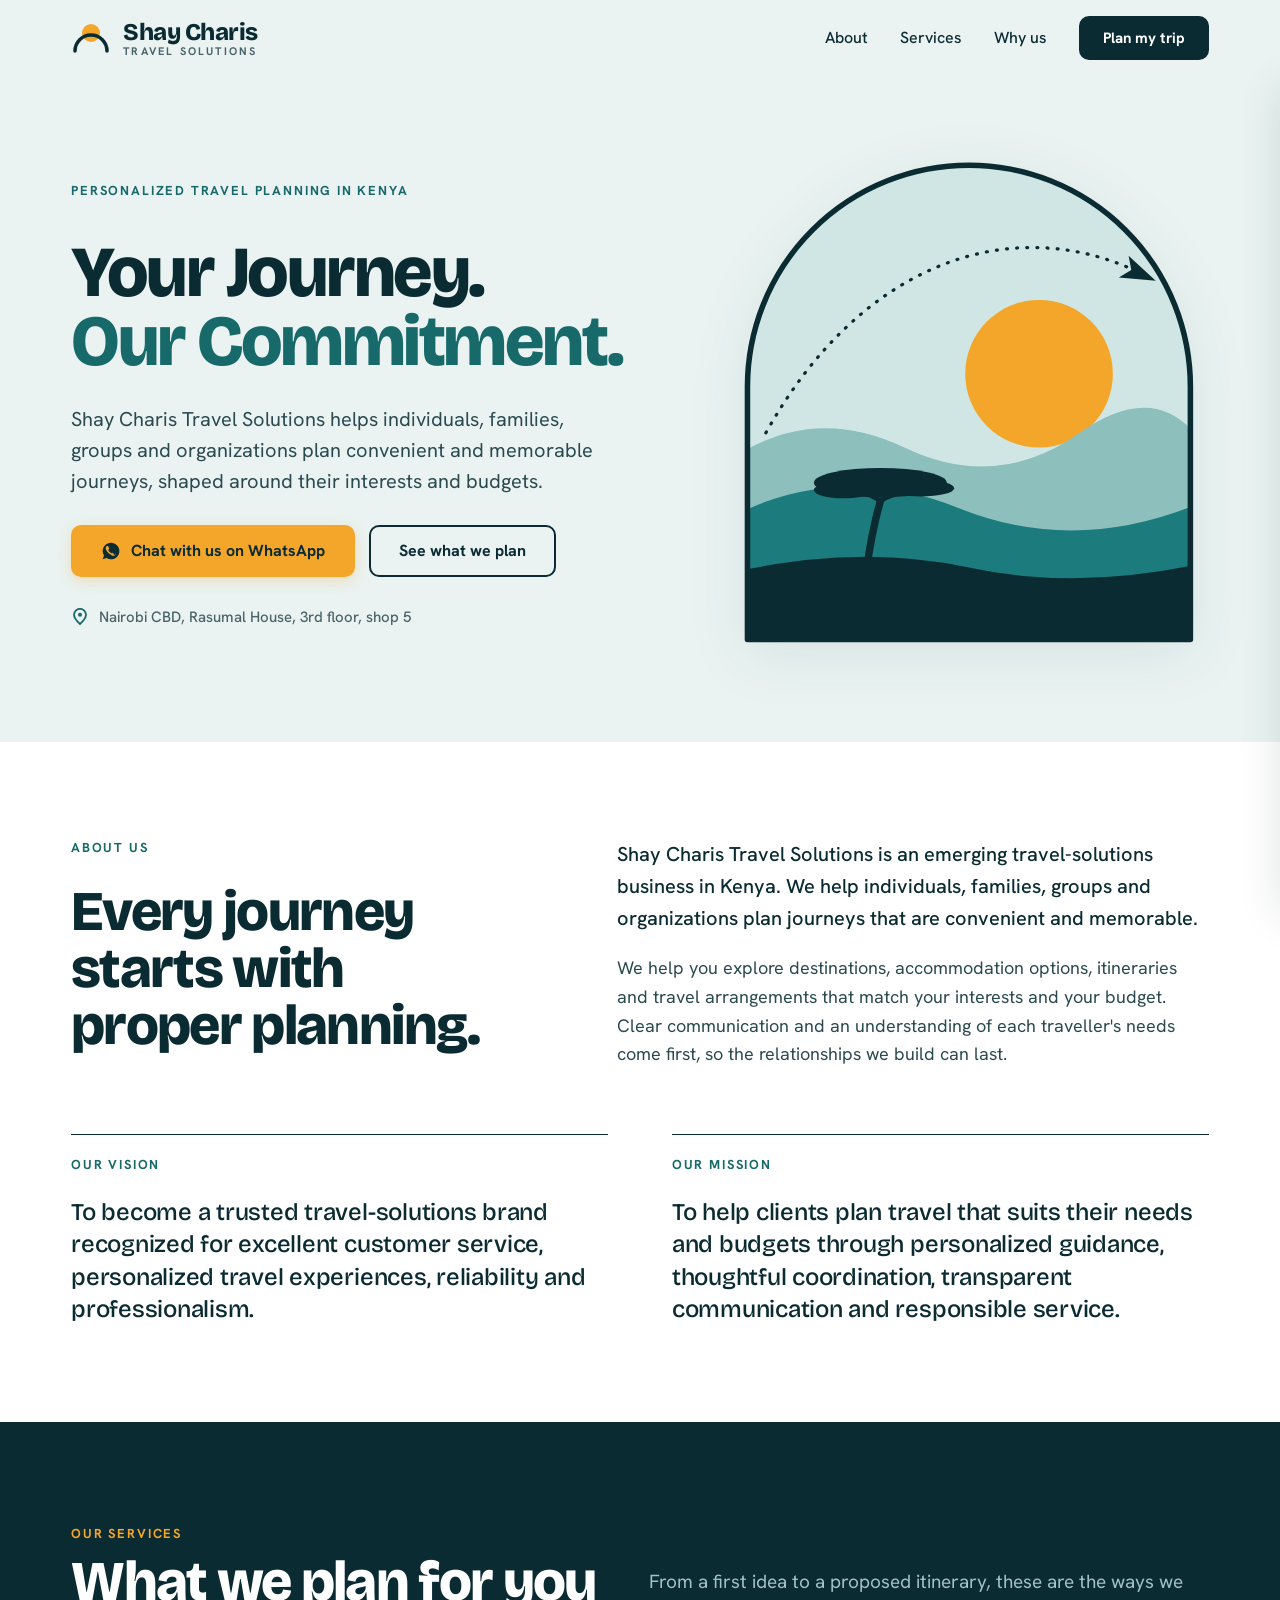
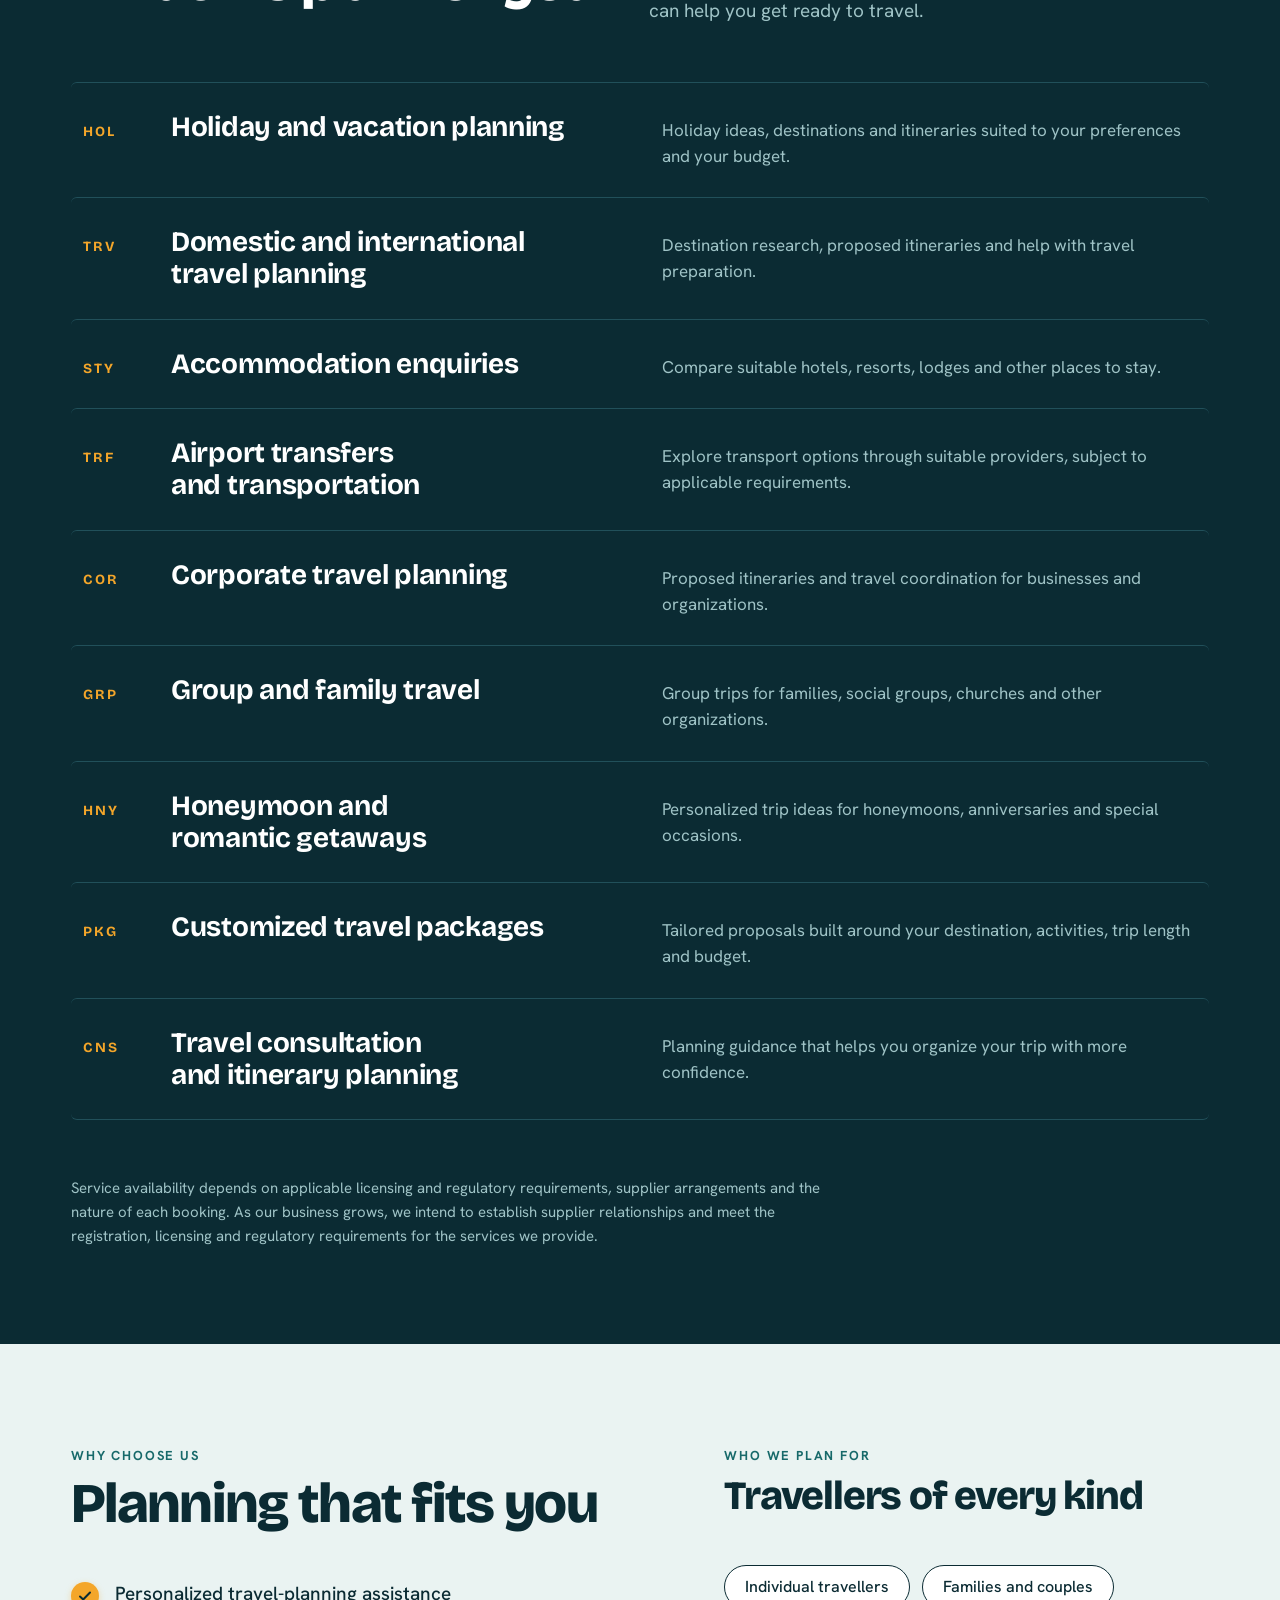
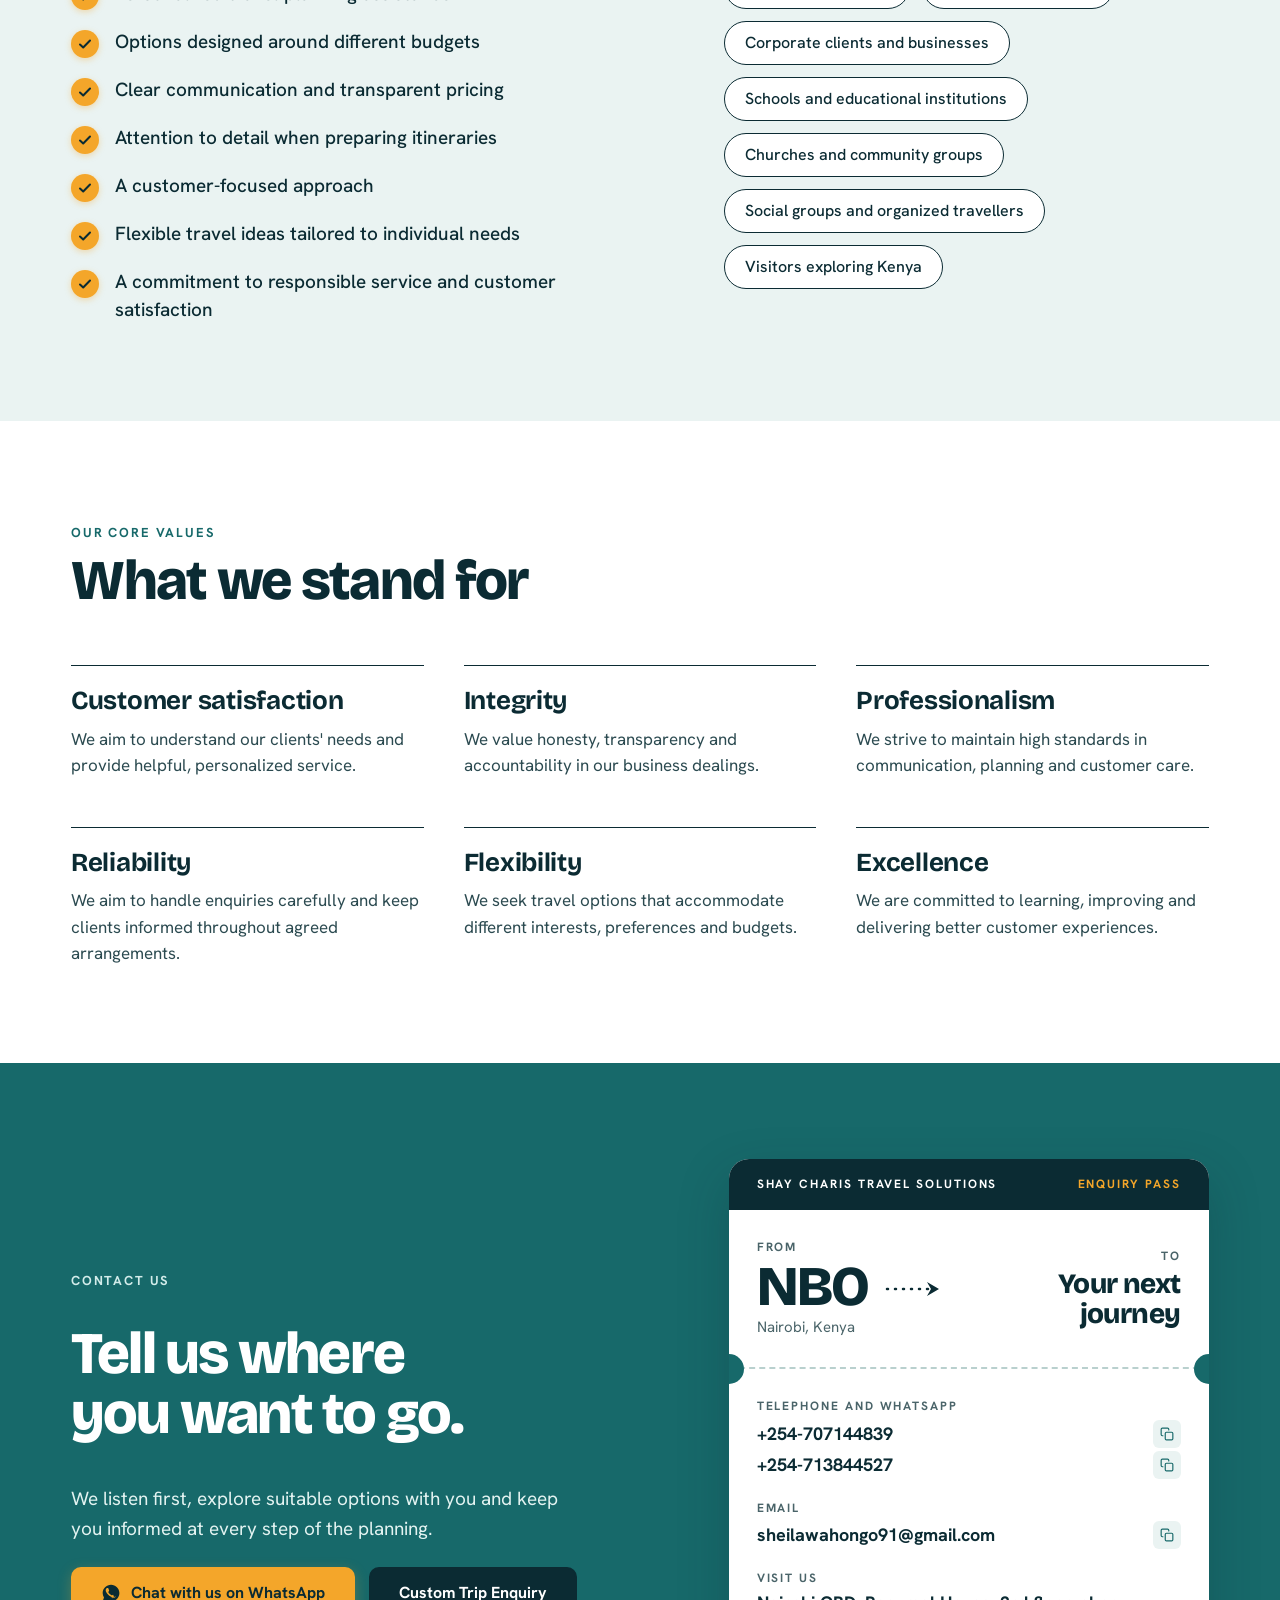
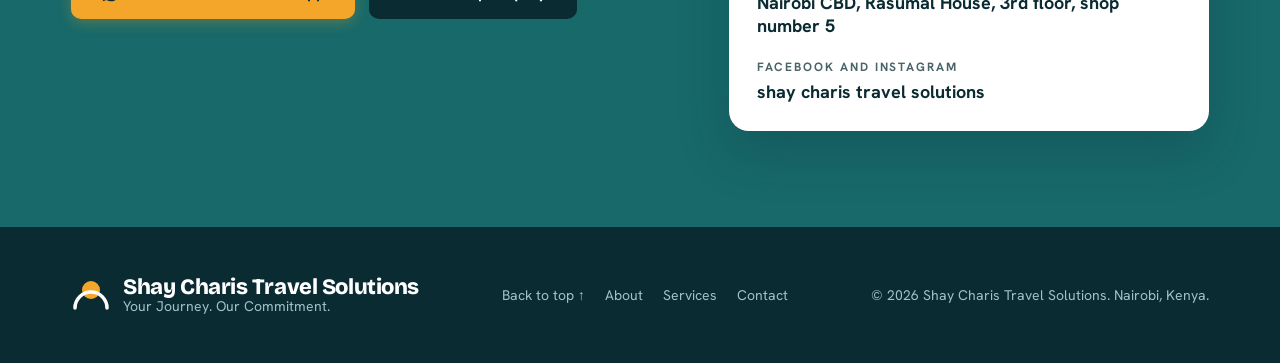
<file: index.html>
<!DOCTYPE html>
<html lang="en">
<head>
  <meta charset="utf-8">
  <meta name="viewport" content="width=device-width, initial-scale=1.0">
  <meta name="description" content="Shay Charis Travel Solutions helps individuals, families, groups and organizations plan convenient, personalized and memorable journeys in Kenya and beyond.">
  <meta name="keywords" content="travel agency kenya, travel solutions nairobi, safari holiday planning, corporate travel kenya, flight transfers nairobi">
  <meta name="author" content="Shay Charis Travel Solutions">
  <meta name="theme-color" content="#17696A">

  <!-- Open Graph / Social Media Meta -->
  <meta property="og:title" content="Shay Charis Travel Solutions | Your Journey. Our Commitment.">
  <meta property="og:description" content="Personalized travel planning in Kenya. We help plan convenient and memorable journeys shaped around your interests and budgets.">
  <meta property="og:type" content="website">

  <title>Shay Charis Travel Solutions — Personalized Travel Planning</title>

  <!-- Google Fonts: Bricolage Grotesque & Hanken Grotesk -->
  <link rel="preconnect" href="https://fonts.googleapis.com">
  <link rel="preconnect" href="https://fonts.gstatic.com" crossorigin>
  <link href="https://fonts.googleapis.com/css2?family=Bricolage+Grotesque:opsz,wght@12..96,400..800&family=Hanken+Grotesk:ital,wght@0,300..800;1,300..800&display=swap" rel="stylesheet">

  <!-- Site Stylesheet Entry Point -->
  <link rel="stylesheet" href="assets/css/main.css">

  <!-- Favicon: inline SVG for crisp rendering at any resolution -->
  <link rel="icon" type="image/svg+xml" href="data:image/svg+xml,%3Csvg xmlns='http://www.w3.org/2000/svg' viewBox='0 0 40 40'%3E%3Ccircle cx='20' cy='15' fill='%23F4A62A' r='9'/%3E%3Cpath d='M4 33 A16 16 0 0 1 36 33' fill='none' stroke='%230B2B33' stroke-linecap='round' stroke-width='3.5'/%3E%3C/svg%3E">
</head>
<body>

  <!-- ========================================================================
       SITE HEADER & NAVIGATION
       ======================================================================== -->
  <header class="site-header" role="banner">
    <div class="container nav-container">
      <!-- Brand Logo -->
      <a href="#top" class="brand-logo" aria-label="Shay Charis Travel Solutions Home">
        <svg class="brand-icon-svg" viewBox="0 0 40 40" width="40" height="40" aria-hidden="true">
          <circle cx="20" cy="15" fill="#F4A62A" r="9"></circle>
          <path d="M4 33 A16 16 0 0 1 36 33" fill="none" stroke="#0B2B33" stroke-linecap="round" stroke-width="3.5"></path>
        </svg>
        <span class="brand-text-group">
          <span class="brand-title">Shay Charis</span>
          <span class="brand-subtitle">Travel Solutions</span>
        </span>
      </a>

      <!-- Desktop Navigation Menu -->
      <nav class="desktop-nav" aria-label="Primary Navigation">
        <a href="#about" class="nav-link">About</a>
        <a href="#services" class="nav-link">Services</a>
        <a href="#why" class="nav-link">Why us</a>
        <button type="button" class="btn btn-dark btn-nav" data-open-enquiry>Plan my trip</button>
      </nav>

      <!-- Mobile Menu Toggle Button -->
      <button type="button" class="mobile-menu-toggle" aria-label="Toggle navigation menu" aria-expanded="false">
        <span class="hamburger-bars"></span>
      </button>
    </div>

    <!-- Mobile Drawer Navigation -->
    <div class="mobile-nav-drawer" aria-label="Mobile Navigation">
      <a href="#about" class="nav-link">About Us</a>
      <a href="#services" class="nav-link">Our Services</a>
      <a href="#why" class="nav-link">Why Choose Us</a>
      <a href="#values" class="nav-link">Our Core Values</a>
      <a href="#contact" class="nav-link">Contact & Enquiry</a>
      <button type="button" class="btn btn-accent" style="margin-top: 16px;" data-open-enquiry>
        Plan my trip
      </button>
      <a href="https://wa.me/254707144839?text=Hello%20Shay%20Charis%20Travel%20Solutions%2C%20I%27d%20like%20help%20planning%20a%20trip." class="btn btn-dark" target="_blank" rel="noopener noreferrer">
        WhatsApp Us
      </a>
    </div>
  </header>

  <main id="main-content">
    <!-- ========================================================================
         HERO SECTION (#top)
         ======================================================================== -->
    <div id="top" class="section hero-section">
      <div class="container">
        <div class="hero-grid">
          <!-- Hero Text Content -->
          <div class="hero-content">
            <span class="eyebrow">Personalized travel planning in Kenya</span>
            <h1 class="hero-title">
              Your Journey.<br>
              <span class="hero-title-accent">Our Commitment.</span>
            </h1>
            <p class="hero-description">
              Shay Charis Travel Solutions helps individuals, families, groups and organizations plan convenient and memorable journeys, shaped around their interests and budgets.
            </p>

            <div class="hero-actions">
              <a href="https://wa.me/254707144839?text=Hello%20Shay%20Charis%20Travel%20Solutions%2C%20I%27d%20like%20help%20planning%20a%20trip." 
                 class="btn btn-accent"
                 target="_blank" 
                 rel="noopener noreferrer">
                <svg class="btn-whatsapp-icon" viewBox="0 0 24 24" aria-hidden="true">
                  <path d="M12.031 2C6.5 2 2 6.5 2 12.031c0 1.944.55 3.824 1.587 5.438L2 22l4.672-1.534A10.007 10.007 0 0 0 12.03 22c5.532 0 10.032-4.5 10.032-10.031C22.063 6.5 17.563 2 12.031 2zm5.797 14.188c-.244.686-1.42 1.309-1.97 1.391-.515.077-1.168.109-3.75-.953-3.1-1.272-5.07-4.42-5.226-4.625-.15-.205-1.252-1.666-1.252-3.174 0-1.507.79-2.25 1.07-2.545.244-.257.643-.374 1.026-.374.123 0 .235.006.335.012.308.014.463.033.667.518.257.61.88 2.146.958 2.304.077.16.13.35.023.56-.1.21-.154.34-.308.52-.154.18-.328.4-.468.538-.155.15-.316.315-.136.623.18.308.8 1.32 1.716 2.138 1.18 1.05 2.174 1.376 2.483 1.53.308.155.489.13.67-.078.18-.207.77-.9 1-.1.229.206.205.358.54 1.53.642.333.284.666.142.923-.142.257-.284.77-.9 1.026-1.586.257-.686.257-1.277.18-1.391-.077-.113-.283-.18-.588-.334z"/>
                </svg>
                <span>Chat with us on WhatsApp</span>
              </a>
              <a href="#services" class="btn btn-outline-dark">
                See what we plan
              </a>
            </div>

            <div class="hero-location">
              <svg width="18" height="18" viewBox="0 0 18 18" aria-hidden="true">
                <path d="M9 16 C9 16 3 10.6 3 6.8 A6 6 0 0 1 15 6.8 C15 10.6 9 16 9 16 Z" fill="none" stroke="#17696A" stroke-linejoin="round" stroke-width="1.8"></path>
                <circle cx="9" cy="6.8" fill="#17696A" r="2"></circle>
              </svg>
              <span>Nairobi CBD, Rasumal House, 3rd floor, shop 5</span>
            </div>
          </div>

          <!-- Hero Arch Illustration -->
          <div class="hero-visual-wrapper">
            <svg viewBox="0 0 520 540" class="hero-arch-svg" aria-label="African savanna travel landscape illustration">
              <defs>
                <clipPath id="heroArchClip">
                  <path d="M20 524 V250 A240 240 0 0 1 500 250 V524 Z"></path>
                </clipPath>
              </defs>
              <g clip-path="url(#heroArchClip)">
                <!-- Sky Background -->
                <rect fill="#CFE6E4" width="520" height="540" x="0" y="0"></rect>
                <!-- Golden Sun -->
                <circle cx="336" cy="236" fill="#F4A62A" r="80"></circle>
                <!-- Distant Rolling Hills -->
                <path d="M0 330 Q90 268 190 316 T380 300 T520 322 V540 H0 Z" fill="#8DBFBC"></path>
                <!-- Midground Layer -->
                <path d="M0 392 Q120 330 250 382 T520 372 V540 H0 Z" fill="#1C7C7D"></path>
                <!-- Foreground Savannah Base -->
                <path d="M0 452 Q140 420 260 446 T520 440 V540 H0 Z" fill="#0B2B33"></path>
                <!-- Acacia Tree Trunk & Canopy -->
                <path d="M148 456 C152 424 156 402 164 374" fill="none" stroke="#0B2B33" stroke-linecap="round" stroke-width="8"></path>
                <path d="M164 374 C150 364 132 360 120 362" fill="none" stroke="#0B2B33" stroke-linecap="round" stroke-width="5"></path>
                <path d="M164 374 C180 364 198 362 212 366" fill="none" stroke="#0B2B33" stroke-linecap="round" stroke-width="5"></path>
                <ellipse cx="164" cy="354" fill="#0B2B33" rx="72" ry="16"></ellipse>
                <ellipse cx="124" cy="362" fill="#0B2B33" rx="32" ry="9"></ellipse>
                <ellipse cx="208" cy="360" fill="#0B2B33" rx="36" ry="9"></ellipse>
                <!-- Flight Path -->
                <path d="M40 300 C140 120 300 60 440 124" fill="none" stroke="#0B2B33" stroke-dasharray="1 10" stroke-linecap="round" stroke-width="3.5"></path>
                <!-- Airplane Heading to New Horizons -->
                <g transform="translate(446 128) rotate(24)">
                  <polygon fill="#0B2B33" points="18,0 -20,-13 -11,0 -20,13"></polygon>
                </g>
              </g>
              <!-- Outer Arch Frame -->
              <path d="M20 524 V250 A240 240 0 0 1 500 250 V524 Z" fill="none" stroke="#0B2B33" stroke-linejoin="round" stroke-width="6"></path>
            </svg>
          </div>
        </div>
      </div>
    </div>

    <!-- ========================================================================
         ABOUT SECTION (#about)
         ======================================================================== -->
    <section id="about" class="section section-padding about-section">
      <div class="container">
        <div class="about-intro-grid">
          <div class="about-header-col">
            <span class="eyebrow">About us</span>
            <h2 class="section-title">Every journey starts with proper planning.</h2>
          </div>
          <div class="about-text-col">
            <p class="about-lead-p">
              Shay Charis Travel Solutions is an emerging travel-solutions business in Kenya. We help individuals, families, groups and organizations plan journeys that are convenient and memorable.
            </p>
            <p class="about-secondary-p">
              We help you explore destinations, accommodation options, itineraries and travel arrangements that match your interests and your budget. Clear communication and an understanding of each traveller's needs come first, so the relationships we build can last.
            </p>
          </div>
        </div>

        <!-- Vision & Mission Pillars -->
        <div class="about-pillars-grid">
          <div class="pillar-card">
            <span class="eyebrow">Our vision</span>
            <p class="pillar-quote">
              To become a trusted travel-solutions brand recognized for excellent customer service, personalized travel experiences, reliability and professionalism.
            </p>
          </div>
          <div class="pillar-card">
            <span class="eyebrow">Our mission</span>
            <p class="pillar-quote">
              To help clients plan travel that suits their needs and budgets through personalized guidance, thoughtful coordination, transparent communication and responsible service.
            </p>
          </div>
        </div>
      </div>
    </section>

    <!-- ========================================================================
         SERVICES SECTION (#services)
         ======================================================================== -->
    <section id="services" class="section section-padding services-section">
      <div class="container">
        <div class="services-header-row">
          <div>
            <span class="eyebrow eyebrow-accent">Our services</span>
            <h2 class="section-title text-white">What we plan for you</h2>
          </div>
          <p class="section-subtitle text-muted-light">
            From a first idea to a proposed itinerary, these are the ways we can help you get ready to travel.
          </p>
        </div>

        <!-- Services Flight-Tagged List -->
        <div class="services-list" role="list">
          <!-- 1. Holiday -->
          <article class="service-item" role="listitem" title="Click to enquire about this service">
            <span class="badge-code">HOL</span>
            <h3 class="service-title">Holiday and vacation planning</h3>
            <p class="service-desc">Holiday ideas, destinations and itineraries suited to your preferences and your budget.</p>
          </article>

          <!-- 2. Domestic & International -->
          <article class="service-item" role="listitem" title="Click to enquire about this service">
            <span class="badge-code">TRV</span>
            <h3 class="service-title">Domestic and international travel planning</h3>
            <p class="service-desc">Destination research, proposed itineraries and help with travel preparation.</p>
          </article>

          <!-- 3. Accommodation -->
          <article class="service-item" role="listitem" title="Click to enquire about this service">
            <span class="badge-code">STY</span>
            <h3 class="service-title">Accommodation enquiries</h3>
            <p class="service-desc">Compare suitable hotels, resorts, lodges and other places to stay.</p>
          </article>

          <!-- 4. Airport Transfers -->
          <article class="service-item" role="listitem" title="Click to enquire about this service">
            <span class="badge-code">TRF</span>
            <h3 class="service-title">Airport transfers and transportation</h3>
            <p class="service-desc">Explore transport options through suitable providers, subject to applicable requirements.</p>
          </article>

          <!-- 5. Corporate Travel -->
          <article class="service-item" role="listitem" title="Click to enquire about this service">
            <span class="badge-code">COR</span>
            <h3 class="service-title">Corporate travel planning</h3>
            <p class="service-desc">Proposed itineraries and travel coordination for businesses and organizations.</p>
          </article>

          <!-- 6. Group & Family -->
          <article class="service-item" role="listitem" title="Click to enquire about this service">
            <span class="badge-code">GRP</span>
            <h3 class="service-title">Group and family travel</h3>
            <p class="service-desc">Group trips for families, social groups, churches and other organizations.</p>
          </article>

          <!-- 7. Honeymoon -->
          <article class="service-item" role="listitem" title="Click to enquire about this service">
            <span class="badge-code">HNY</span>
            <h3 class="service-title">Honeymoon and romantic getaways</h3>
            <p class="service-desc">Personalized trip ideas for honeymoons, anniversaries and special occasions.</p>
          </article>

          <!-- 8. Packages -->
          <article class="service-item" role="listitem" title="Click to enquire about this service">
            <span class="badge-code">PKG</span>
            <h3 class="service-title">Customized travel packages</h3>
            <p class="service-desc">Tailored proposals built around your destination, activities, trip length and budget.</p>
          </article>

          <!-- 9. Consultation -->
          <article class="service-item" role="listitem" title="Click to enquire about this service">
            <span class="badge-code">CNS</span>
            <h3 class="service-title">Travel consultation and itinerary planning</h3>
            <p class="service-desc">Planning guidance that helps you organize your trip with more confidence.</p>
          </article>
        </div>

        <p class="services-disclaimer">
          Service availability depends on applicable licensing and regulatory requirements, supplier arrangements and the nature of each booking. As our business grows, we intend to establish supplier relationships and meet the registration, licensing and regulatory requirements for the services we provide.
        </p>
      </div>
    </section>

    <!-- ========================================================================
         WHY CHOOSE US & AUDIENCE (#why)
         ======================================================================== -->
    <section id="why" class="section section-padding why-section">
      <div class="container">
        <div class="why-grid">
          <!-- Why Choose Us -->
          <div class="why-reasons-col">
            <div>
              <span class="eyebrow">Why choose us</span>
              <h2 class="section-title">Planning that fits you</h2>
            </div>

            <div class="reasons-list">
              <div class="check-item">
                <span class="check-icon-circle">
                  <svg viewBox="0 0 16 16" aria-hidden="true">
                    <path d="M3 8.5l3.2 3L13 4.5" fill="none" stroke="#0B2B33" stroke-linecap="round" stroke-linejoin="round" stroke-width="2"></path>
                  </svg>
                </span>
                <span class="check-text">Personalized travel-planning assistance</span>
              </div>

              <div class="check-item">
                <span class="check-icon-circle">
                  <svg viewBox="0 0 16 16" aria-hidden="true">
                    <path d="M3 8.5l3.2 3L13 4.5" fill="none" stroke="#0B2B33" stroke-linecap="round" stroke-linejoin="round" stroke-width="2"></path>
                  </svg>
                </span>
                <span class="check-text">Options designed around different budgets</span>
              </div>

              <div class="check-item">
                <span class="check-icon-circle">
                  <svg viewBox="0 0 16 16" aria-hidden="true">
                    <path d="M3 8.5l3.2 3L13 4.5" fill="none" stroke="#0B2B33" stroke-linecap="round" stroke-linejoin="round" stroke-width="2"></path>
                  </svg>
                </span>
                <span class="check-text">Clear communication and transparent pricing</span>
              </div>

              <div class="check-item">
                <span class="check-icon-circle">
                  <svg viewBox="0 0 16 16" aria-hidden="true">
                    <path d="M3 8.5l3.2 3L13 4.5" fill="none" stroke="#0B2B33" stroke-linecap="round" stroke-linejoin="round" stroke-width="2"></path>
                  </svg>
                </span>
                <span class="check-text">Attention to detail when preparing itineraries</span>
              </div>

              <div class="check-item">
                <span class="check-icon-circle">
                  <svg viewBox="0 0 16 16" aria-hidden="true">
                    <path d="M3 8.5l3.2 3L13 4.5" fill="none" stroke="#0B2B33" stroke-linecap="round" stroke-linejoin="round" stroke-width="2"></path>
                  </svg>
                </span>
                <span class="check-text">A customer-focused approach</span>
              </div>

              <div class="check-item">
                <span class="check-icon-circle">
                  <svg viewBox="0 0 16 16" aria-hidden="true">
                    <path d="M3 8.5l3.2 3L13 4.5" fill="none" stroke="#0B2B33" stroke-linecap="round" stroke-linejoin="round" stroke-width="2"></path>
                  </svg>
                </span>
                <span class="check-text">Flexible travel ideas tailored to individual needs</span>
              </div>

              <div class="check-item">
                <span class="check-icon-circle">
                  <svg viewBox="0 0 16 16" aria-hidden="true">
                    <path d="M3 8.5l3.2 3L13 4.5" fill="none" stroke="#0B2B33" stroke-linecap="round" stroke-linejoin="round" stroke-width="2"></path>
                  </svg>
                </span>
                <span class="check-text">A commitment to responsible service and customer satisfaction</span>
              </div>
            </div>
          </div>

          <!-- Who We Plan For -->
          <div class="why-audience-col">
            <div>
              <span class="eyebrow">Who we plan for</span>
              <h2 class="section-title" style="font-size: clamp(28px, 3.2vw, 40px); line-height: 1.05;">
                Travellers of every kind
              </h2>
            </div>

            <div class="audience-pills-list">
              <span class="audience-pill">Individual travellers</span>
              <span class="audience-pill">Families and couples</span>
              <span class="audience-pill">Corporate clients and businesses</span>
              <span class="audience-pill">Schools and educational institutions</span>
              <span class="audience-pill">Churches and community groups</span>
              <span class="audience-pill">Social groups and organized travellers</span>
              <span class="audience-pill">Visitors exploring Kenya</span>
            </div>
          </div>
        </div>
      </div>
    </section>

    <!-- ========================================================================
         OUR CORE VALUES SECTION (#values)
         ======================================================================== -->
    <section id="values" class="section section-padding values-section">
      <div class="container">
        <div>
          <span class="eyebrow">Our core values</span>
          <h2 class="section-title">What we stand for</h2>
        </div>

        <div class="values-grid">
          <!-- 1. Customer Satisfaction -->
          <div class="value-card">
            <h3 class="value-title">Customer satisfaction</h3>
            <p class="value-desc">We aim to understand our clients' needs and provide helpful, personalized service.</p>
          </div>

          <!-- 2. Integrity -->
          <div class="value-card">
            <h3 class="value-title">Integrity</h3>
            <p class="value-desc">We value honesty, transparency and accountability in our business dealings.</p>
          </div>

          <!-- 3. Professionalism -->
          <div class="value-card">
            <h3 class="value-title">Professionalism</h3>
            <p class="value-desc">We strive to maintain high standards in communication, planning and customer care.</p>
          </div>

          <!-- 4. Reliability -->
          <div class="value-card">
            <h3 class="value-title">Reliability</h3>
            <p class="value-desc">We aim to handle enquiries carefully and keep clients informed throughout agreed arrangements.</p>
          </div>

          <!-- 5. Flexibility -->
          <div class="value-card">
            <h3 class="value-title">Flexibility</h3>
            <p class="value-desc">We seek travel options that accommodate different interests, preferences and budgets.</p>
          </div>

          <!-- 6. Excellence -->
          <div class="value-card">
            <h3 class="value-title">Excellence</h3>
            <p class="value-desc">We are committed to learning, improving and delivering better customer experiences.</p>
          </div>
        </div>
      </div>
    </section>

    <!-- ========================================================================
         CONTACT SECTION & BOARDING PASS (#contact)
         ======================================================================== -->
    <section id="contact" class="section section-padding contact-section">
      <div class="container">
        <div class="contact-grid">
          <!-- Contact Narrative & Actions -->
          <div class="contact-text-col">
            <span class="eyebrow eyebrow-light">Contact us</span>
            <h2 class="section-title">Tell us where you want to go.</h2>
            <p class="section-subtitle">
              We listen first, explore suitable options with you and keep you informed at every step of the planning.
            </p>

            <div class="contact-actions">
              <a href="https://wa.me/254707144839?text=Hello%20Shay%20Charis%20Travel%20Solutions%2C%20I%27d%20like%20help%20planning%20a%20trip." 
                 class="btn btn-accent"
                 target="_blank" 
                 rel="noopener noreferrer">
                <svg class="btn-whatsapp-icon" viewBox="0 0 24 24" aria-hidden="true">
                  <path d="M12.031 2C6.5 2 2 6.5 2 12.031c0 1.944.55 3.824 1.587 5.438L2 22l4.672-1.534A10.007 10.007 0 0 0 12.03 22c5.532 0 10.032-4.5 10.032-10.031C22.063 6.5 17.563 2 12.031 2zm5.797 14.188c-.244.686-1.42 1.309-1.97 1.391-.515.077-1.168.109-3.75-.953-3.1-1.272-5.07-4.42-5.226-4.625-.15-.205-1.252-1.666-1.252-3.174 0-1.507.79-2.25 1.07-2.545.244-.257.643-.374 1.026-.374.123 0 .235.006.335.012.308.014.463.033.667.518.257.61.88 2.146.958 2.304.077.16.13.35.023.56-.1.21-.154.34-.308.52-.154.18-.328.4-.468.538-.155.15-.316.315-.136.623.18.308.8 1.32 1.716 2.138 1.18 1.05 2.174 1.376 2.483 1.53.308.155.489.13.67-.078.18-.207.77-.9 1-.1.229.206.205.358.54 1.53.642.333.284.666.142.923-.142.257-.284.77-.9 1.026-1.586.257-.686.257-1.277.18-1.391-.077-.113-.283-.18-.588-.334z"/>
                </svg>
                <span>Chat with us on WhatsApp</span>
              </a>
              <button type="button" class="btn btn-dark" data-open-enquiry>
                Custom Trip Enquiry
              </button>
            </div>
          </div>

          <!-- Boarding Pass / Enquiry Pass Card -->
          <div class="contact-ticket-col">
            <div class="boarding-pass-card" role="region" aria-label="Travel Enquiry Ticket">
              <!-- Ticket Header -->
              <div class="pass-header">
                <span>Shay Charis Travel Solutions</span>
                <span class="pass-header-tag">Enquiry pass</span>
              </div>

              <!-- Ticket Flight Route -->
              <div class="pass-route">
                <div class="route-point">
                  <span class="route-point-label">From</span>
                  <span class="route-code-airport">NBO</span>
                  <span class="route-city">Nairobi, Kenya</span>
                </div>

                <svg class="route-arrow-svg" viewBox="0 0 56 24" aria-hidden="true">
                  <path d="M2 12 H44" fill="none" stroke="#0B2B33" stroke-width="2.5" stroke-dasharray="1 7" stroke-linecap="round"></path>
                  <polygon fill="#0B2B33" points="54,12 42,5 46,12 42,19"></polygon>
                </svg>

                <div class="route-point route-point-right">
                  <span class="route-point-label">To</span>
                  <span class="route-code-destination">Your next journey</span>
                </div>
              </div>

              <!-- Dashed Perforation with Cutout Notches -->
              <div class="pass-perforation" aria-hidden="true"></div>

              <!-- Ticket Contact Details -->
              <div class="pass-details">
                <!-- Phone & WhatsApp -->
                <div class="pass-row">
                  <span class="pass-label">Telephone and WhatsApp</span>
                  <div style="display: flex; align-items: center; justify-content: space-between;">
                    <a href="tel:+254707144839" class="pass-link pass-value">+254-707144839</a>
                    <button type="button" class="copy-btn" data-copy-text="+254707144839" data-copy-label="Phone +254-707144839 copied!" title="Copy phone number" aria-label="Copy phone number">
                      <svg width="14" height="14" viewBox="0 0 24 24" fill="none" stroke="currentColor" stroke-width="2" stroke-linecap="round" stroke-linejoin="round">
                        <rect x="9" y="9" width="13" height="13" rx="2" ry="2"></rect>
                        <path d="M5 15H4a2 2 0 0 1-2-2V4a2 2 0 0 1 2-2h9a2 2 0 0 1 2 2v1"></path>
                      </svg>
                    </button>
                  </div>
                  <div style="display: flex; align-items: center; justify-content: space-between;">
                    <a href="tel:+254713844527" class="pass-link pass-value">+254-713844527</a>
                    <button type="button" class="copy-btn" data-copy-text="+254713844527" data-copy-label="Phone +254-713844527 copied!" title="Copy phone number" aria-label="Copy phone number">
                      <svg width="14" height="14" viewBox="0 0 24 24" fill="none" stroke="currentColor" stroke-width="2" stroke-linecap="round" stroke-linejoin="round">
                        <rect x="9" y="9" width="13" height="13" rx="2" ry="2"></rect>
                        <path d="M5 15H4a2 2 0 0 1-2-2V4a2 2 0 0 1 2-2h9a2 2 0 0 1 2 2v1"></path>
                      </svg>
                    </button>
                  </div>
                </div>

                <!-- Email -->
                <div class="pass-row">
                  <span class="pass-label">Email</span>
                  <div style="display: flex; align-items: center; justify-content: space-between;">
                    <a href="mailto:sheilawahongo91@gmail.com" class="pass-link pass-value pass-value-breakable">
                      sheilawahongo91@gmail.com
                    </a>
                    <button type="button" class="copy-btn" data-copy-text="sheilawahongo91@gmail.com" data-copy-label="Email copied!" title="Copy email address" aria-label="Copy email address">
                      <svg width="14" height="14" viewBox="0 0 24 24" fill="none" stroke="currentColor" stroke-width="2" stroke-linecap="round" stroke-linejoin="round">
                        <rect x="9" y="9" width="13" height="13" rx="2" ry="2"></rect>
                        <path d="M5 15H4a2 2 0 0 1-2-2V4a2 2 0 0 1 2-2h9a2 2 0 0 1 2 2v1"></path>
                      </svg>
                    </button>
                  </div>
                </div>

                <!-- Physical Visit Address -->
                <div class="pass-row">
                  <span class="pass-label">Visit us</span>
                  <span class="pass-value">Nairobi CBD, Rasumal House, 3rd floor, shop number 5</span>
                </div>

                <!-- Socials -->
                <div class="pass-row">
                  <span class="pass-label">Facebook and Instagram</span>
                  <span class="pass-value">shay charis travel solutions</span>
                </div>
              </div>
            </div>
          </div>
        </div>
      </div>
    </section>
  </main>

  <!-- ========================================================================
       FOOTER
       ======================================================================== -->
  <footer class="site-footer" role="contentinfo">
    <div class="container footer-content">
      <div class="footer-brand">
        <svg class="brand-icon-svg" viewBox="0 0 40 40" width="40" height="40" aria-hidden="true">
          <circle cx="20" cy="15" fill="#F4A62A" r="9"></circle>
          <path d="M4 33 A16 16 0 0 1 36 33" fill="none" stroke="#FFFFFF" stroke-width="3.5" stroke-linecap="round"></path>
        </svg>
        <span class="brand-text-group">
          <span class="brand-title">Shay Charis Travel Solutions</span>
          <span class="footer-tagline">Your Journey. Our Commitment.</span>
        </span>
      </div>

      <nav class="footer-links" aria-label="Footer links">
        <a href="#top" class="footer-link">Back to top ↑</a>
        <a href="#about" class="footer-link">About</a>
        <a href="#services" class="footer-link">Services</a>
        <a href="#contact" class="footer-link">Contact</a>
      </nav>

      <div class="footer-copyright">
        © 2026 Shay Charis Travel Solutions. Nairobi, Kenya.
      </div>
    </div>
  </footer>

  <!-- ========================================================================
       INTERACTIVE TRIP PLANNER MODAL
       ======================================================================== -->
  <div id="enquiryModal" class="modal-backdrop" role="dialog" aria-modal="true" aria-labelledby="modalTitle">
    <div class="modal-card">
      <button type="button" class="modal-close-btn" data-close-modal aria-label="Close dialog">&times;</button>
      
      <span class="eyebrow">Trip Planning Assistant</span>
      <h3 id="modalTitle" style="font-size: 28px; margin-bottom: 8px;">Plan Your Custom Trip</h3>
      <p style="font-size: 15px; color: var(--color-text-muted); margin-bottom: 24px;">
        Tell us about your upcoming journey and we will prepare a personalized itinerary proposal via WhatsApp.
      </p>

      <form id="enquiryForm">
        <div class="form-group">
          <label for="enquiryName" class="form-label">Your Name</label>
          <input type="text" id="enquiryName" class="form-input" placeholder="e.g. Jane Doe" required>
        </div>

        <div class="form-group">
          <label for="enquiryService" class="form-label">Service Needed</label>
          <select id="enquiryService" class="form-select">
            <option value="Holiday and vacation planning">Holiday and vacation planning (HOL)</option>
            <option value="Domestic and international travel planning">Domestic and international travel planning (TRV)</option>
            <option value="Accommodation enquiries">Accommodation enquiries (STY)</option>
            <option value="Airport transfers and transportation">Airport transfers and transportation (TRF)</option>
            <option value="Corporate travel planning">Corporate travel planning (COR)</option>
            <option value="Group and family travel">Group and family travel (GRP)</option>
            <option value="Honeymoon and romantic getaways">Honeymoon and romantic getaways (HNY)</option>
            <option value="Customized travel packages">Customized travel packages (PKG)</option>
            <option value="Travel consultation and itinerary planning">Travel consultation and itinerary planning (CNS)</option>
          </select>
        </div>

        <div class="form-grid-2">
          <div class="form-group">
            <label for="enquiryDestination" class="form-label">Destination / Idea</label>
            <input type="text" id="enquiryDestination" class="form-input" placeholder="e.g. Maasai Mara, Diani, Dubai">
          </div>
          <div class="form-group">
            <label for="enquiryTravelers" class="form-label">No. of Travellers</label>
            <input type="number" id="enquiryTravelers" class="form-input" min="1" value="2">
          </div>
        </div>

        <div class="form-group">
          <label for="enquiryDates" class="form-label">Preferred Dates or Month</label>
          <input type="text" id="enquiryDates" class="form-input" placeholder="e.g. Next month / Dec 2026">
        </div>

        <div class="form-group">
          <label for="enquiryNotes" class="form-label">Special Requests or Budget</label>
          <textarea id="enquiryNotes" class="form-textarea" rows="3" placeholder="Tell us any specific preferences, interests or budget considerations..."></textarea>
        </div>

        <button type="submit" class="btn btn-accent" style="width: 100%;">
          <svg class="btn-whatsapp-icon" viewBox="0 0 24 24" aria-hidden="true">
            <path d="M12.031 2C6.5 2 2 6.5 2 12.031c0 1.944.55 3.824 1.587 5.438L2 22l4.672-1.534A10.007 10.007 0 0 0 12.03 22c5.532 0 10.032-4.5 10.032-10.031C22.063 6.5 17.563 2 12.031 2zm5.797 14.188c-.244.686-1.42 1.309-1.97 1.391-.515.077-1.168.109-3.75-.953-3.1-1.272-5.07-4.42-5.226-4.625-.15-.205-1.252-1.666-1.252-3.174 0-1.507.79-2.25 1.07-2.545.244-.257.643-.374 1.026-.374.123 0 .235.006.335.012.308.014.463.033.667.518.257.61.88 2.146.958 2.304.077.16.13.35.023.56-.1.21-.154.34-.308.52-.154.18-.328.4-.468.538-.155.15-.316.315-.136.623.18.308.8 1.32 1.716 2.138 1.18 1.05 2.174 1.376 2.483 1.53.308.155.489.13.67-.078.18-.207.77-.9 1-.1.229.206.205.358.54 1.53.642.333.284.666.142.923-.142.257-.284.77-.9 1.026-1.586.257-.686.257-1.277.18-1.391-.077-.113-.283-.18-.588-.334z"/>
          </svg>
          <span>Send Enquiry via WhatsApp</span>
        </button>
      </form>
    </div>
  </div>

  <!-- JavaScript Modules -->
  <script src="assets/js/config.js"></script>
  <script src="assets/js/navigation.js"></script>
  <script src="assets/js/enquiry.js"></script>
  <script src="assets/js/main.js"></script>
</body>
</html>
</file>
<file: assets/css/main.css>
/* ==========================================================================
   SHAY CHARIS TRAVEL SOLUTIONS - MAIN STYLESHEET ENTRY POINT
   ========================================================================== */

/* Design Tokens & Theme Variables */
@import url('variables.css');

/* CSS Reset & Baseline Typography */
@import url('base.css');

/* Reusable UI Components (Buttons, Badges, Boarding Pass, Modals, Forms) */
@import url('components.css');

/* Structural Page Sections (Header, Hero, About, Services, Why Us, Values, Contact, Footer) */
@import url('sections.css');
</file>
